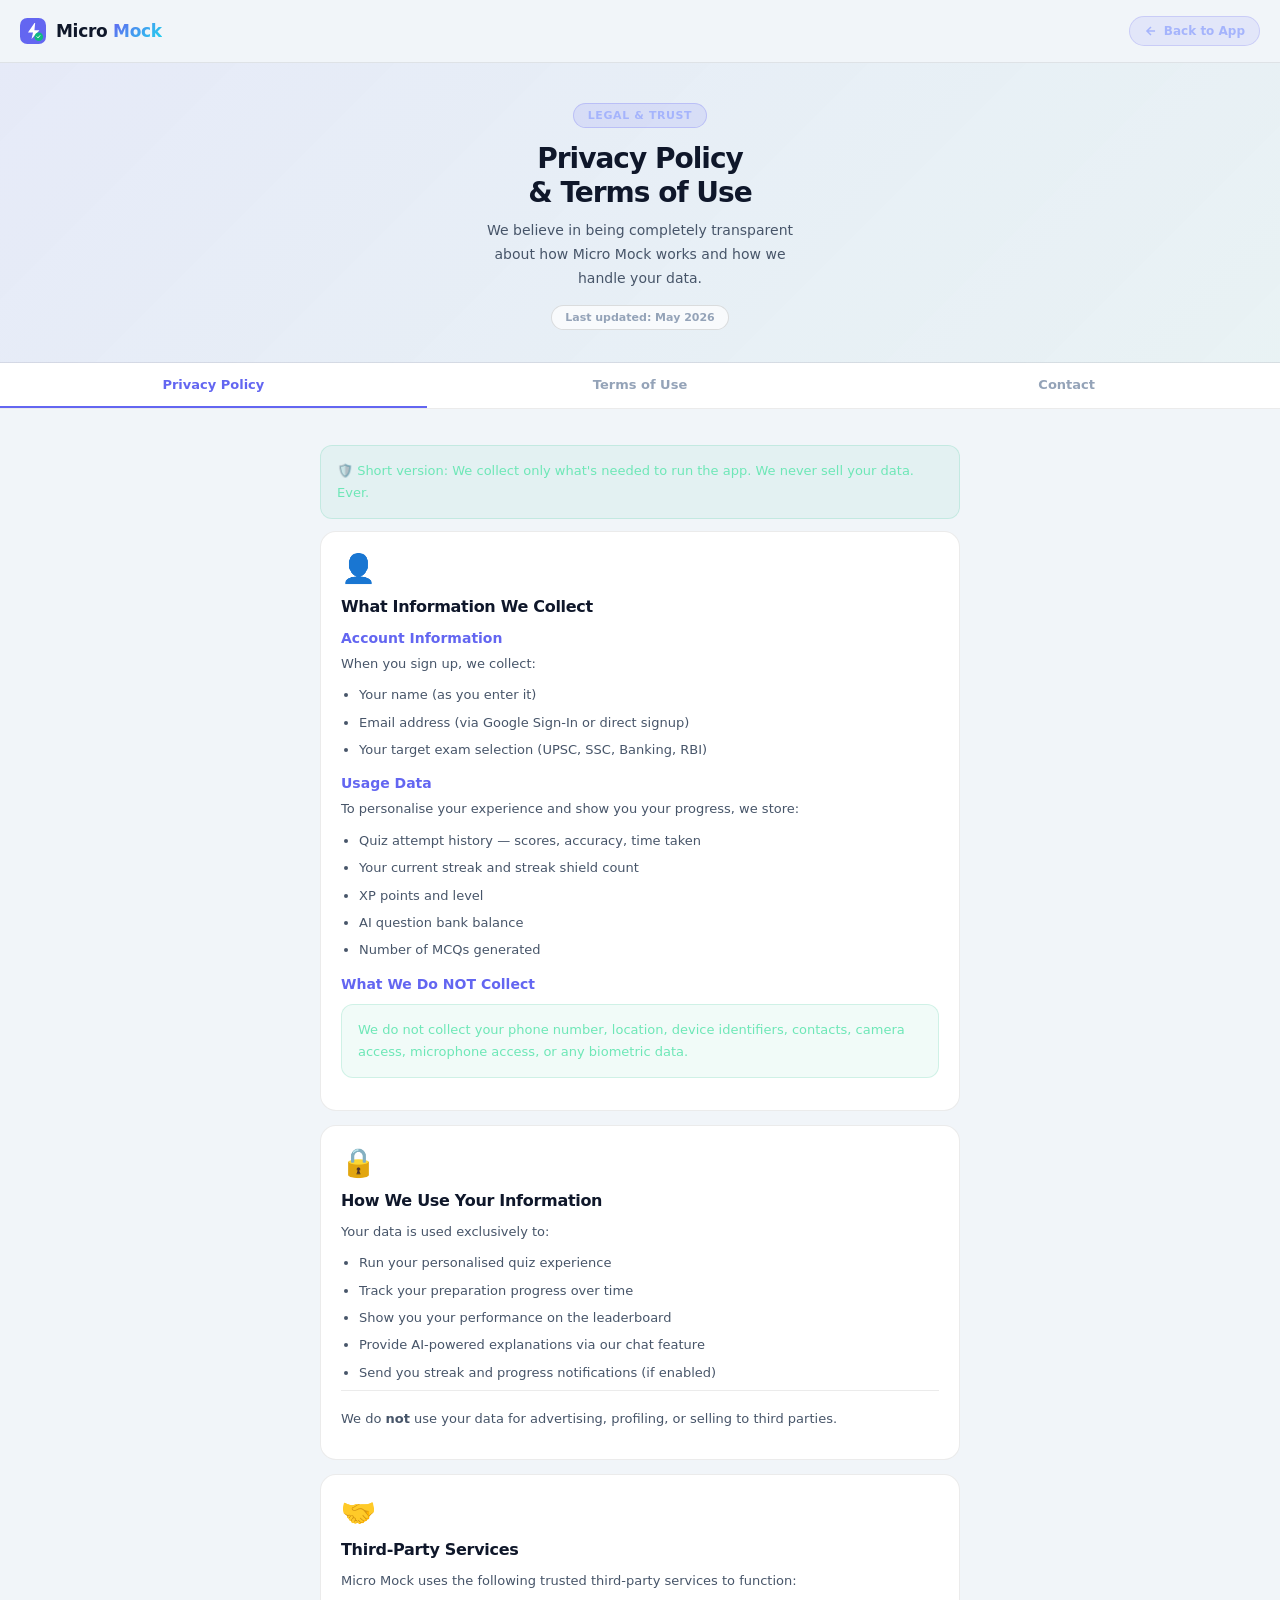
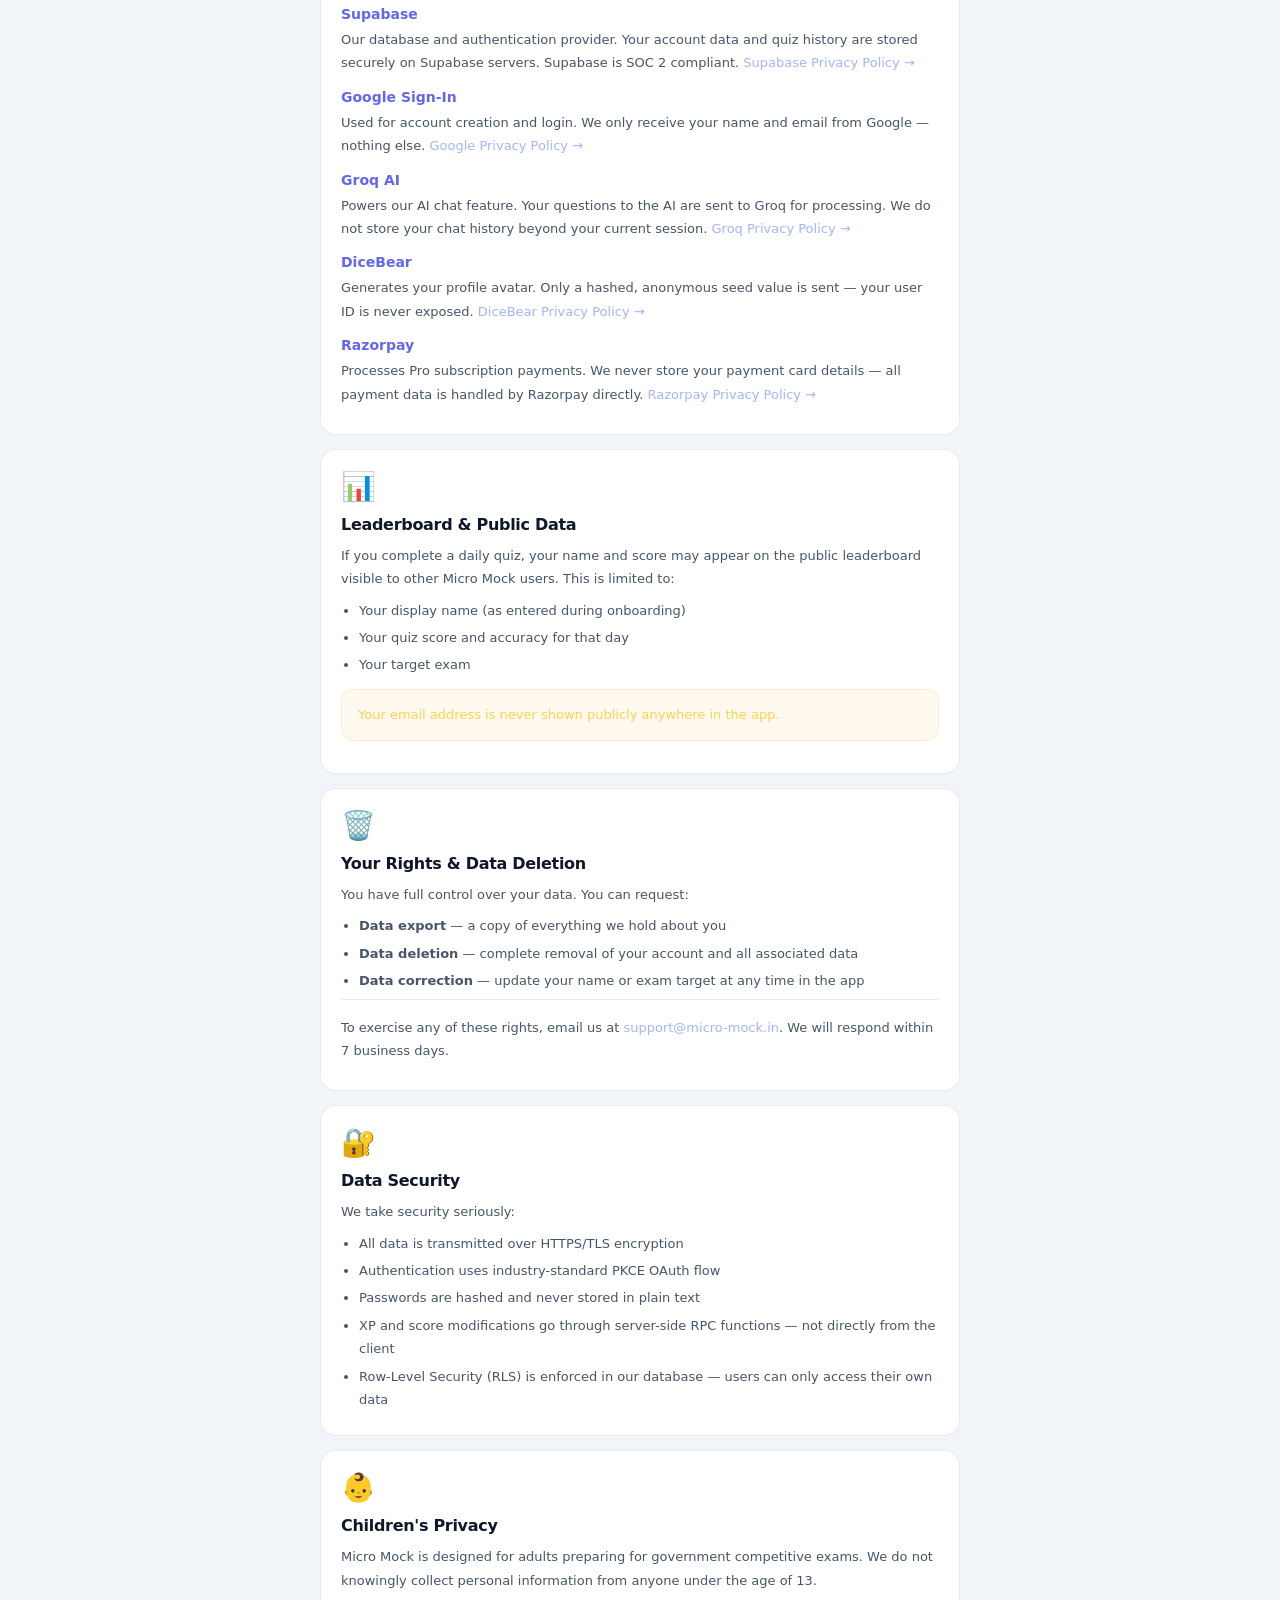
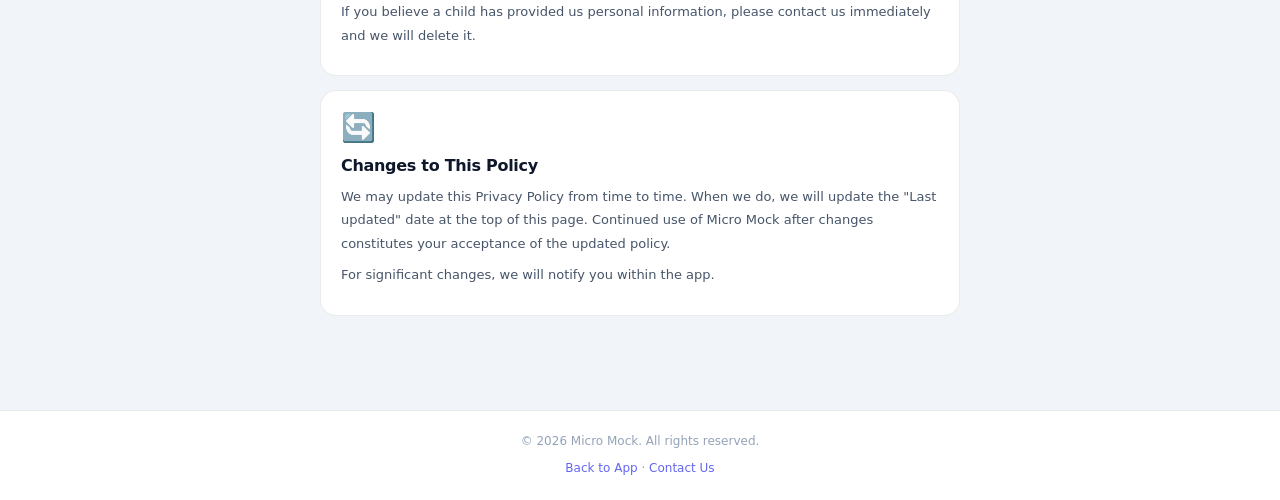
<file: privacy.html>
<!DOCTYPE html>
<html lang="en">
<head>
  <meta charset="UTF-8"/>
  <meta name="viewport" content="width=device-width, initial-scale=1.0"/>
  <meta name="theme-color" content="#07090F"/>
  <title>Privacy Policy & Terms — Micro Mock</title>
  <style>
    :root {
      --bg: #07090F; --s1: #0D1117; --s2: #131922;
      --brand: #6366F1; --cyan: #22D3EE;
      --t1: #F8FAFC; --t2: #94A3B8; --t3: #475569;
      --bd: rgba(255,255,255,.06); --bd2: rgba(255,255,255,.1);
    }
    * { margin: 0; padding: 0; box-sizing: border-box; }
    body {
      font-family: -apple-system, 'SF Pro Display', 'Segoe UI', system-ui, sans-serif;
      background: var(--bg); color: var(--t1);
      min-height: 100vh; overflow-x: hidden;
    }

    /* ── HEADER ── */
    .header {
      background: rgba(7,9,15,.9);
      border-bottom: 1px solid var(--bd);
      padding: 16px 20px;
      display: flex; align-items: center; justify-content: space-between;
      position: sticky; top: 0; z-index: 50;
      backdrop-filter: blur(20px);
    }
    .logo { display: flex; align-items: center; gap: 10px; text-decoration: none; }
    .logo-text { font-size: 17px; font-weight: 900; letter-spacing: -.3px; color: var(--t1); }
    .logo-text span { background: linear-gradient(135deg, var(--brand), var(--cyan)); -webkit-background-clip: text; background-clip: text; -webkit-text-fill-color: transparent; }
    .back-btn {
      background: rgba(99,102,241,.1); border: 1px solid rgba(99,102,241,.2);
      border-radius: 20px; padding: 7px 14px; font-size: 12px; font-weight: 700;
      color: #A5B4FC; cursor: pointer; text-decoration: none;
      display: flex; align-items: center; gap: 6px;
    }

    /* ── HERO ── */
    .hero {
      background: linear-gradient(135deg, rgba(99,102,241,.08), rgba(16,185,129,.04));
      border-bottom: 1px solid var(--bd);
      padding: 40px 24px 32px; text-align: center;
    }
    .hero-badge {
      display: inline-block;
      background: rgba(99,102,241,.12); border: 1px solid rgba(99,102,241,.25);
      border-radius: 20px; padding: 5px 14px;
      font-size: 11px; font-weight: 700; letter-spacing: .6px;
      color: #A5B4FC; text-transform: uppercase; margin-bottom: 14px;
    }
    .hero h1 { font-size: 28px; font-weight: 900; letter-spacing: -1px; line-height: 1.2; margin-bottom: 10px; }
    .hero p  { font-size: 14px; color: var(--t2); line-height: 1.7; max-width: 340px; margin: 0 auto; }
    .hero-updated {
      display: inline-block; margin-top: 14px;
      background: var(--s2); border: 1px solid var(--bd2);
      border-radius: 20px; padding: 5px 13px;
      font-size: 11px; color: var(--t3); font-weight: 600;
    }

    /* ── NAV TABS ── */
    .tabs {
      display: flex; background: var(--s1);
      border-bottom: 1px solid var(--bd);
      position: sticky; top: 57px; z-index: 40;
    }
    .tab {
      flex: 1; padding: 14px 8px; text-align: center;
      font-size: 13px; font-weight: 700; color: var(--t3);
      cursor: pointer; border: none; background: none;
      font-family: inherit; border-bottom: 2px solid transparent;
      transition: all .2s;
    }
    .tab.on { color: var(--brand); border-bottom-color: var(--brand); }

    /* ── CONTENT ── */
    .content { max-width: 680px; margin: 0 auto; padding: 24px 20px 80px; }
    .section  { display: none; }
    .section.on { display: block; }

    .card {
      background: var(--s1); border: 1px solid var(--bd);
      border-radius: 16px; padding: 20px; margin-bottom: 14px;
    }
    .card-icon { font-size: 28px; margin-bottom: 12px; }
    .card h2   { font-size: 16px; font-weight: 800; letter-spacing: -.3px; margin-bottom: 10px; }
    .card h3   { font-size: 14px; font-weight: 700; color: var(--brand); margin: 14px 0 6px; }
    .card p    { font-size: 13px; color: var(--t2); line-height: 1.8; margin-bottom: 8px; }
    .card ul   { padding-left: 18px; }
    .card li   { font-size: 13px; color: var(--t2); line-height: 1.8; margin-bottom: 4px; }
    .card a    { color: #A5B4FC; text-decoration: none; }
    .card a:hover { text-decoration: underline; }

    .highlight {
      background: rgba(99,102,241,.06); border: 1px solid rgba(99,102,241,.15);
      border-radius: 12px; padding: 14px 16px; margin: 12px 0;
      font-size: 13px; color: #A5B4FC; line-height: 1.7;
    }
    .highlight.green {
      background: rgba(16,185,129,.06); border-color: rgba(16,185,129,.15); color: #6EE7B7;
    }
    .highlight.amber {
      background: rgba(245,158,11,.06); border-color: rgba(245,158,11,.15); color: #FCD34D;
    }

    .divider { height: 1px; background: var(--bd); margin: 6px 0 16px; }

    /* ── CONTACT ── */
    .contact-card {
      background: linear-gradient(135deg, rgba(99,102,241,.1), rgba(99,102,241,.04));
      border: 1px solid rgba(99,102,241,.22);
      border-radius: 16px; padding: 22px; text-align: center; margin-bottom: 14px;
    }
    .contact-card h2 { font-size: 17px; font-weight: 900; margin-bottom: 8px; }
    .contact-card p  { font-size: 13px; color: var(--t2); line-height: 1.7; margin-bottom: 16px; }
    .contact-email {
      display: inline-block;
      background: rgba(99,102,241,.12); border: 1px solid rgba(99,102,241,.25);
      border-radius: 10px; padding: 10px 20px;
      font-size: 14px; font-weight: 700; color: #A5B4FC;
      text-decoration: none;
    }

    /* ── FOOTER ── */
    .footer {
      background: var(--s1); border-top: 1px solid var(--bd);
      padding: 20px 24px; text-align: center;
      font-size: 12px; color: var(--t3); line-height: 1.8;
    }
    .footer a { color: var(--brand); text-decoration: none; }

    /* ── LIGHT MODE ── */
    @media (prefers-color-scheme: light) {
      :root {
        --bg: #F1F5F9; --s1: #FFFFFF; --s2: #F8FAFC;
        --t1: #0F172A; --t2: #475569; --t3: #94A3B8;
        --bd: rgba(0,0,0,.08); --bd2: rgba(0,0,0,.12);
      }
      .header { background: rgba(241,245,249,.95); }
    }
  </style>
</head>
<body>

<!-- ── HEADER ── -->
<div class="header">
  <a class="logo" href="index.html">
    <svg width="26" height="26" viewBox="0 0 72 72" fill="none">
      <rect width="72" height="72" rx="20" fill="url(#hl1)"/>
      <path d="M40 14L22 40h14l-4 18 22-24H40L42 14z" fill="white"/>
      <circle cx="52" cy="52" r="12" fill="url(#hl2)"/>
      <path d="M47 52l3 3 5-6" stroke="white" stroke-width="2.5" stroke-linecap="round" stroke-linejoin="round"/>
      <defs>
        <linearGradient id="hl1" x1="0" y1="0" x2="72" y2="72"><stop offset="0%" stop-color="#6366F1"/><stop offset="100%" stop-color="#8B5CF6"/></linearGradient>
        <linearGradient id="hl2" x1="40" y1="40" x2="64" y2="64"><stop offset="0%" stop-color="#10B981"/><stop offset="100%" stop-color="#059669"/></linearGradient>
      </defs>
    </svg>
    <div class="logo-text">Micro <span>Mock</span></div>
  </a>
  <a class="back-btn" href="index.html">
    <svg width="14" height="14" viewBox="0 0 24 24" fill="none" stroke="currentColor" stroke-width="2.5"><path d="M19 12H5M12 5l-7 7 7 7"/></svg>
    Back to App
  </a>
</div>

<!-- ── HERO ── -->
<div class="hero">
  <div class="hero-badge">Legal & Trust</div>
  <h1>Privacy Policy<br/>&amp; Terms of Use</h1>
  <p>We believe in being completely transparent about how Micro Mock works and how we handle your data.</p>
  <div class="hero-updated">Last updated: May 2026</div>
</div>

<!-- ── TABS ── -->
<div class="tabs">
  <button class="tab on" onclick="showTab('privacy')">Privacy Policy</button>
  <button class="tab" onclick="showTab('terms')">Terms of Use</button>
  <button class="tab" onclick="showTab('contact')">Contact</button>
</div>

<!-- ── CONTENT ── -->
<div class="content">

  <!-- ══ PRIVACY POLICY ══ -->
  <div class="section on" id="tab-privacy">

    <div class="highlight green">
      🛡️ Short version: We collect only what's needed to run the app. We never sell your data. Ever.
    </div>

    <div class="card">
      <div class="card-icon">👤</div>
      <h2>What Information We Collect</h2>
      <h3>Account Information</h3>
      <p>When you sign up, we collect:</p>
      <ul>
        <li>Your name (as you enter it)</li>
        <li>Email address (via Google Sign-In or direct signup)</li>
        <li>Your target exam selection (UPSC, SSC, Banking, RBI)</li>
      </ul>
      <h3>Usage Data</h3>
      <p>To personalise your experience and show you your progress, we store:</p>
      <ul>
        <li>Quiz attempt history — scores, accuracy, time taken</li>
        <li>Your current streak and streak shield count</li>
        <li>XP points and level</li>
        <li>AI question bank balance</li>
        <li>Number of MCQs generated</li>
      </ul>
      <h3>What We Do NOT Collect</h3>
      <div class="highlight green">
        We do not collect your phone number, location, device identifiers, contacts, camera access, microphone access, or any biometric data.
      </div>
    </div>

    <div class="card">
      <div class="card-icon">🔒</div>
      <h2>How We Use Your Information</h2>
      <p>Your data is used exclusively to:</p>
      <ul>
        <li>Run your personalised quiz experience</li>
        <li>Track your preparation progress over time</li>
        <li>Show you your performance on the leaderboard</li>
        <li>Provide AI-powered explanations via our chat feature</li>
        <li>Send you streak and progress notifications (if enabled)</li>
      </ul>
      <div class="divider"></div>
      <p>We do <strong>not</strong> use your data for advertising, profiling, or selling to third parties.</p>
    </div>

    <div class="card">
      <div class="card-icon">🤝</div>
      <h2>Third-Party Services</h2>
      <p>Micro Mock uses the following trusted third-party services to function:</p>
      <h3>Supabase</h3>
      <p>Our database and authentication provider. Your account data and quiz history are stored securely on Supabase servers. Supabase is SOC 2 compliant. <a href="https://supabase.com/privacy" target="_blank">Supabase Privacy Policy →</a></p>
      <h3>Google Sign-In</h3>
      <p>Used for account creation and login. We only receive your name and email from Google — nothing else. <a href="https://policies.google.com/privacy" target="_blank">Google Privacy Policy →</a></p>
      <h3>Groq AI</h3>
      <p>Powers our AI chat feature. Your questions to the AI are sent to Groq for processing. We do not store your chat history beyond your current session. <a href="https://groq.com/privacy-policy" target="_blank">Groq Privacy Policy →</a></p>
      <h3>DiceBear</h3>
      <p>Generates your profile avatar. Only a hashed, anonymous seed value is sent — your user ID is never exposed. <a href="https://dicebear.com/legal/privacy-policy" target="_blank">DiceBear Privacy Policy →</a></p>
      <h3>Razorpay</h3>
      <p>Processes Pro subscription payments. We never store your payment card details — all payment data is handled by Razorpay directly. <a href="https://razorpay.com/privacy/" target="_blank">Razorpay Privacy Policy →</a></p>
    </div>

    <div class="card">
      <div class="card-icon">📊</div>
      <h2>Leaderboard & Public Data</h2>
      <p>If you complete a daily quiz, your name and score may appear on the public leaderboard visible to other Micro Mock users. This is limited to:</p>
      <ul>
        <li>Your display name (as entered during onboarding)</li>
        <li>Your quiz score and accuracy for that day</li>
        <li>Your target exam</li>
      </ul>
      <div class="highlight amber">
        Your email address is never shown publicly anywhere in the app.
      </div>
    </div>

    <div class="card">
      <div class="card-icon">🗑️</div>
      <h2>Your Rights & Data Deletion</h2>
      <p>You have full control over your data. You can request:</p>
      <ul>
        <li><strong>Data export</strong> — a copy of everything we hold about you</li>
        <li><strong>Data deletion</strong> — complete removal of your account and all associated data</li>
        <li><strong>Data correction</strong> — update your name or exam target at any time in the app</li>
      </ul>
      <div class="divider"></div>
      <p>To exercise any of these rights, email us at <a href="mailto:support@micro-mock.in">support@micro-mock.in</a>. We will respond within 7 business days.</p>
    </div>

    <div class="card">
      <div class="card-icon">🔐</div>
      <h2>Data Security</h2>
      <p>We take security seriously:</p>
      <ul>
        <li>All data is transmitted over HTTPS/TLS encryption</li>
        <li>Authentication uses industry-standard PKCE OAuth flow</li>
        <li>Passwords are hashed and never stored in plain text</li>
        <li>XP and score modifications go through server-side RPC functions — not directly from the client</li>
        <li>Row-Level Security (RLS) is enforced in our database — users can only access their own data</li>
      </ul>
    </div>

    <div class="card">
      <div class="card-icon">👶</div>
      <h2>Children's Privacy</h2>
      <p>Micro Mock is designed for adults preparing for government competitive exams. We do not knowingly collect personal information from anyone under the age of 13.</p>
      <p>If you believe a child has provided us personal information, please contact us immediately and we will delete it.</p>
    </div>

    <div class="card">
      <div class="card-icon">🔄</div>
      <h2>Changes to This Policy</h2>
      <p>We may update this Privacy Policy from time to time. When we do, we will update the "Last updated" date at the top of this page. Continued use of Micro Mock after changes constitutes your acceptance of the updated policy.</p>
      <p>For significant changes, we will notify you within the app.</p>
    </div>

  </div>

  <!-- ══ TERMS OF USE ══ -->
  <div class="section" id="tab-terms">

    <div class="highlight">
      📋 By using Micro Mock, you agree to these terms. Please read them — they're written in plain language.
    </div>

    <div class="card">
      <div class="card-icon">✅</div>
      <h2>Acceptance of Terms</h2>
      <p>By accessing or using Micro Mock ("the App"), you agree to be bound by these Terms of Use. If you do not agree, please do not use the App.</p>
      <p>These terms apply to all users, including free users and Pro subscribers.</p>
    </div>

    <div class="card">
      <div class="card-icon">📱</div>
      <h2>Use of the App</h2>
      <h3>You may:</h3>
      <ul>
        <li>Use the App for personal, non-commercial exam preparation</li>
        <li>Access all features available under your plan (Free or Pro)</li>
        <li>Share your scores and prep reports via the share feature</li>
      </ul>
      <h3>You may not:</h3>
      <ul>
        <li>Copy, reproduce, or distribute quiz questions outside the App</li>
        <li>Attempt to manipulate scores, XP, or leaderboard rankings</li>
        <li>Use automated tools or bots to interact with the App</li>
        <li>Share your account credentials with others</li>
        <li>Use the App for any unlawful purpose</li>
      </ul>
    </div>

    <div class="card">
      <div class="card-icon">⭐</div>
      <h2>Free Plan & Pro Subscription</h2>
      <h3>Free Plan</h3>
      <p>The free plan includes access to daily quizzes, basic AI chat (3 questions/day with rollover), PYQ practice, and basic streak tracking.</p>
      <h3>Pro Subscription</h3>
      <p>Pro is a monthly subscription at ₹149/month, billed through Razorpay. Pro includes:</p>
      <ul>
        <li>4 Streak Shields per month</li>
        <li>Full Subject Diagnosis</li>
        <li>Weekly Prep Report</li>
        <li>Unlimited AI questions</li>
        <li>Unlimited MCQ generation</li>
      </ul>
      <h3>Free Trial</h3>
      <p>New users receive a 7-day Pro trial automatically. No payment is required to start the trial. After the trial ends, the account reverts to the free plan unless upgraded.</p>
      <h3>Refunds</h3>
      <div class="highlight amber">
        Subscriptions are non-refundable once the billing period has begun. If you believe you were charged in error, contact us within 48 hours at support@micro-mock.in.
      </div>
    </div>

    <div class="card">
      <div class="card-icon">🤖</div>
      <h2>AI-Generated Content</h2>
      <p>Micro Mock uses AI to generate MCQs and provide explanations. Please note:</p>
      <ul>
        <li>AI-generated content may occasionally contain errors</li>
        <li>Do not rely solely on AI explanations for exam preparation</li>
        <li>AI responses are for educational assistance only — not official exam guidance</li>
        <li>We are not responsible for any incorrect AI-generated content</li>
      </ul>
      <p>If you find an error in AI content, please report it via the contact form so we can improve.</p>
    </div>

    <div class="card">
      <div class="card-icon">🏆</div>
      <h2>Leaderboard & Gamification</h2>
      <p>The leaderboard is for motivational purposes. XP, levels, and rankings are in-app features with no real-world monetary value.</p>
      <p>We reserve the right to reset, modify, or remove any user's XP or ranking if we detect manipulation or abuse of the gamification system.</p>
    </div>

    <div class="card">
      <div class="card-icon">⚖️</div>
      <h2>Intellectual Property</h2>
      <p>All content in the App — including quiz questions, UI design, branding, and AI-generated MCQs — is the property of Micro Mock or its content providers.</p>
      <p>Previous Year Questions (PYQs) used in the App are in the public domain. We make no claim of ownership over government exam question papers.</p>
      <p>You may not reproduce, redistribute, or commercialise any App content without written permission.</p>
    </div>

    <div class="card">
      <div class="card-icon">🚫</div>
      <h2>Limitation of Liability</h2>
      <p>Micro Mock is provided "as is" without warranties of any kind. We do not guarantee:</p>
      <ul>
        <li>Uninterrupted or error-free service</li>
        <li>That using the App will result in exam success</li>
        <li>The accuracy of all quiz questions and explanations</li>
      </ul>
      <p>To the maximum extent permitted by law, Micro Mock shall not be liable for any indirect, incidental, or consequential damages arising from your use of the App.</p>
    </div>

    <div class="card">
      <div class="card-icon">📍</div>
      <h2>Governing Law</h2>
      <p>These Terms are governed by the laws of India. Any disputes shall be subject to the exclusive jurisdiction of the courts of India.</p>
      <p>These Terms constitute the entire agreement between you and Micro Mock regarding your use of the App.</p>
    </div>

    <div class="card">
      <div class="card-icon">🔄</div>
      <h2>Changes to Terms</h2>
      <p>We may update these Terms at any time. Continued use of the App after changes constitutes your acceptance. We will notify users of significant changes within the App.</p>
    </div>

  </div>

  <!-- ══ CONTACT ══ -->
  <div class="section" id="tab-contact">

    <div class="contact-card">
      <h2>Get in Touch</h2>
      <p>Have a question about your data, a billing issue, or found a bug? We respond to every message within 48 hours.</p>
      <a class="contact-email" href="mailto:support@micro-mock.in">support@micro-mock.in</a>
    </div>

    <div class="card">
      <div class="card-icon">🐛</div>
      <h2>Report a Bug</h2>
      <p>Found something broken? Email us with:</p>
      <ul>
        <li>What you were doing when it happened</li>
        <li>What you expected to happen</li>
        <li>What actually happened</li>
        <li>Your device and browser/app version if possible</li>
      </ul>
      <p style="margin-top:10px">Email: <a href="mailto:support@micro-mock.in">support@micro-mock.in</a> with subject line "Bug Report"</p>
    </div>

    <div class="card">
      <div class="card-icon">🗑️</div>
      <h2>Delete My Account</h2>
      <p>To permanently delete your account and all associated data, email us at <a href="mailto:support@micro-mock.in">support@micro-mock.in</a> with subject line "Delete My Account" from your registered email address.</p>
      <div class="highlight amber">
        Account deletion is permanent and irreversible. All your quiz history, XP, and streak data will be removed within 7 business days.
      </div>
    </div>

    <div class="card">
      <div class="card-icon">💡</div>
      <h2>Feature Requests</h2>
      <p>Have an idea that would make Micro Mock better for your exam prep? We genuinely read every suggestion.</p>
      <p style="margin-top:8px">Email: <a href="mailto:support@micro-mock.in">support@micro-mock.in</a> with subject line "Feature Request"</p>
    </div>

    <div class="card">
      <div class="card-icon">🏢</div>
      <h2>About Micro Mock</h2>
      <p>Micro Mock is built for India's government exam aspirants — the millions of hardworking students in Tier-2 and Tier-3 cities who deserve better preparation tools without paying ₹50,000 for coaching.</p>
      <p style="margin-top:8px">We're a small independent team building in public. Every piece of feedback shapes the product.</p>
      <div class="highlight green">
        🇮🇳 Proudly made in India, for India's aspirants.
      </div>
    </div>

  </div>

</div>

<!-- ── FOOTER ── -->
<div class="footer">
  <div>© 2026 Micro Mock. All rights reserved.</div>
  <div style="margin-top:6px">
    <a href="index.html">Back to App</a> · 
    <a href="mailto:support@micro-mock.in">Contact Us</a>
  </div>
</div>

<script>
  function showTab(id) {
    document.querySelectorAll('.tab').forEach(function(t) { t.classList.remove('on'); });
    document.querySelectorAll('.section').forEach(function(s) { s.classList.remove('on'); });
    document.getElementById('tab-' + id).classList.add('on');
    event.target.classList.add('on');
    window.scrollTo({ top: 0, behavior: 'smooth' });
  }
</script>

</body>
</html>
</file>
